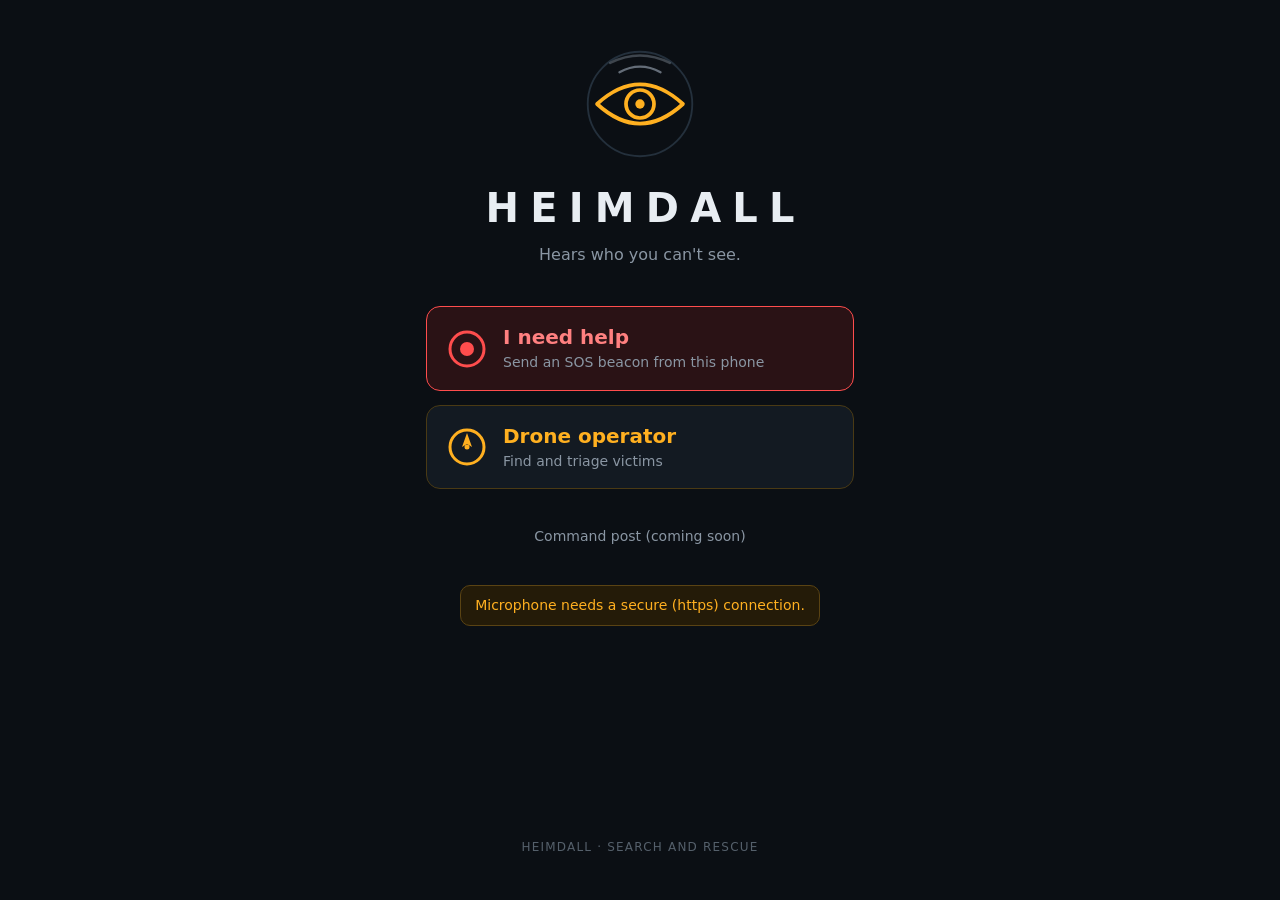
<file: web/index.html>
<!doctype html>
<html lang="en">
<head>
  <meta charset="utf-8">
  <meta name="viewport" content="width=device-width, initial-scale=1, viewport-fit=cover">
  <meta name="theme-color" content="#0b0f14">
  <title>HEIMDALL</title>
  <link rel="icon" href="data:,">
  <link rel="stylesheet" href="css/heimdall.css">
</head>
<body>
  <main class="picker">
    <!-- Abstract mark: a watchful eye made of concentric listening arcs -->
    <svg class="mark" viewBox="0 0 120 120" aria-hidden="true">
      <circle cx="60" cy="60" r="56" fill="none" stroke="#24303c" stroke-width="2"/>
      <path d="M14 60 Q60 18 106 60 Q60 102 14 60 Z" fill="none" stroke="#ffb020" stroke-width="4" stroke-linejoin="round"/>
      <circle cx="60" cy="60" r="15" fill="none" stroke="#ffb020" stroke-width="4"/>
      <circle cx="60" cy="60" r="5" fill="#ffb020"/>
      <path d="M38 26 Q60 14 82 26" fill="none" stroke="#8a96a3" stroke-width="2.5" stroke-linecap="round" opacity="0.7"/>
      <path d="M28 16 Q60 0 92 16" fill="none" stroke="#8a96a3" stroke-width="2.5" stroke-linecap="round" opacity="0.4"/>
    </svg>
    <h1 class="wordmark">HEIMDALL</h1>
    <p class="tagline">Hears who you can't see.</p>

    <a class="role-btn help" href="victim.html">
      <svg width="40" height="40" viewBox="0 0 40 40" aria-hidden="true">
        <circle cx="20" cy="20" r="17" fill="none" stroke="#ff4d4d" stroke-width="3"/>
        <circle cx="20" cy="20" r="7" fill="#ff4d4d"/>
      </svg>
      <div><strong>I need help</strong><span>Send an SOS beacon from this phone</span></div>
    </a>
    <a class="role-btn op" href="operator.html">
      <svg width="40" height="40" viewBox="0 0 40 40" aria-hidden="true">
        <circle cx="20" cy="20" r="17" fill="none" stroke="#ffb020" stroke-width="3"/>
        <path d="M20 6 L25 20 L20 17 L15 20 Z" fill="#ffb020"/>
        <circle cx="20" cy="20" r="2.5" fill="#ffb020"/>
      </svg>
      <div><strong>Drone operator</strong><span>Find and triage victims</span></div>
    </a>
    <a class="coming" href="#" aria-disabled="true" onclick="return false">Command post (coming soon)</a>

    <p class="warn hidden" id="secure-warn">Microphone needs a secure (https) connection.</p>
    <p class="foot">HEIMDALL · SEARCH AND RESCUE</p>
  </main>
  <script>
    if (location.protocol !== 'https:' && location.protocol !== 'file:') {
      document.getElementById('secure-warn').classList.remove('hidden');
    }
  </script>
</body>
</html>
</file>
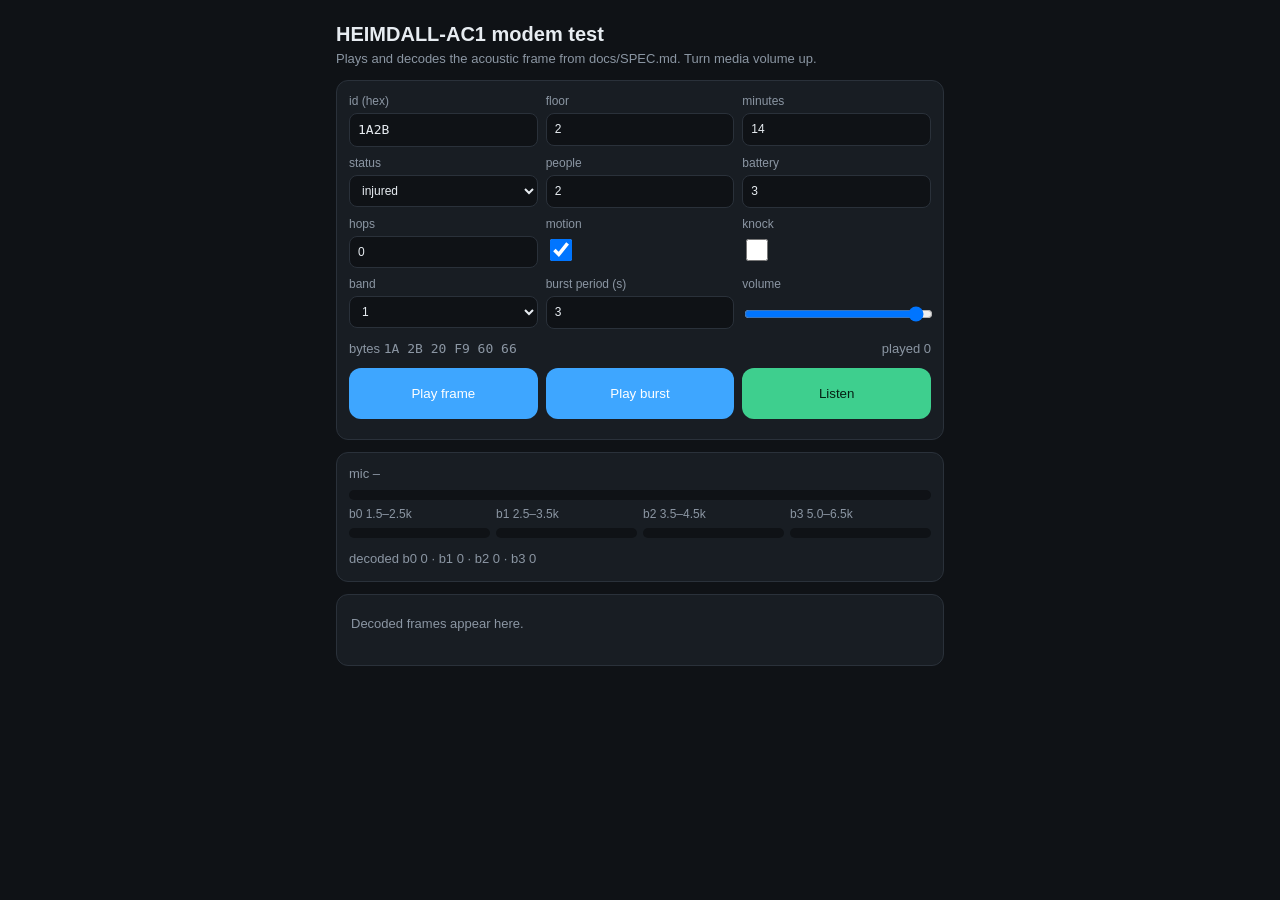
<file: web/modem_test.html>
<!doctype html>
<html lang="en">
<head>
<meta charset="utf-8">
<meta name="viewport" content="width=device-width, initial-scale=1">
<title>Heimdall Modem Test</title>
<style>
  :root {
    --bg: #0f1216; --panel: #181d23; --line: #2a313a; --text: #e7ecf1; --muted: #8b96a3;
    --accent: #3ea6ff; --ok: #3ecf8e; --warn: #f5a524; --bad: #ff5d5d;
  }
  * { box-sizing: border-box; }
  body { margin: 0; background: var(--bg); color: var(--text);
         font: 16px/1.4 -apple-system, BlinkMacSystemFont, "Segoe UI", Roboto, sans-serif; }
  main { max-width: 640px; margin: 0 auto; padding: 16px; }
  h1 { font-size: 20px; margin: 4px 0 2px; }
  .sub { color: var(--muted); font-size: 13px; margin-bottom: 12px; }
  section { background: var(--panel); border: 1px solid var(--line); border-radius: 12px; padding: 12px; margin-bottom: 12px; }
  .grid { display: grid; grid-template-columns: repeat(3, 1fr); gap: 8px; }
  label { display: flex; flex-direction: column; font-size: 12px; color: var(--muted); gap: 3px; }
  input, select { font: inherit; color: var(--text); background: var(--bg); border: 1px solid var(--line);
                  border-radius: 8px; padding: 7px 8px; width: 100%; min-width: 0; }
  input[type=checkbox] { width: 22px; height: 22px; }
  .btns { display: grid; grid-template-columns: 1fr 1fr 1fr; gap: 8px; margin-top: 10px; }
  button { font: 600 17px/1.2 inherit; font-family: inherit; color: #fff; background: var(--accent); border: 0;
           border-radius: 12px; padding: 18px 8px; cursor: pointer; touch-action: manipulation; }
  button.on { background: var(--bad); }
  button.listen { background: var(--ok); color: #062014; }
  button.listen.on { background: var(--bad); color: #fff; }
  .mono { font-family: ui-monospace, SFMono-Regular, Menlo, monospace; font-size: 13px; }
  .row { display: flex; justify-content: space-between; gap: 8px; flex-wrap: wrap; font-size: 13px; color: var(--muted); }
  .meter { height: 10px; background: var(--bg); border-radius: 5px; overflow: hidden; margin: 6px 0; }
  .meter > div { height: 100%; width: 0; background: var(--ok); transition: width .1s; }
  .bands { display: grid; grid-template-columns: repeat(4, 1fr); gap: 6px; font-size: 12px; color: var(--muted); }
  .bands .meter > div { background: var(--accent); }
  .bands .meter.hit > div { background: var(--warn); }
  #frames { list-style: none; margin: 0; padding: 0; max-height: 50vh; overflow-y: auto; }
  #frames li { border-top: 1px solid var(--line); padding: 8px 2px; }
  #frames li:first-child { border-top: 0; }
  #frames b { color: var(--ok); }
  .warn { color: var(--warn); font-size: 13px; }
  .err { color: var(--bad); font-size: 13px; }
  @media (max-width: 420px) { .grid { grid-template-columns: repeat(2, 1fr); } button { font-size: 15px; } }
</style>
</head>
<body>
<main>
  <h1>HEIMDALL-AC1 modem test</h1>
  <div class="sub">Plays and decodes the acoustic frame from docs/SPEC.md. Turn media volume up.</div>

  <section>
    <div class="grid">
      <label>id (hex)<input id="f-id" value="1A2B" maxlength="4" class="mono"></label>
      <label>floor<input id="f-floor" value="2" placeholder="blank = unknown"></label>
      <label>minutes<input id="f-minutes" type="number" value="14" min="0" max="126"></label>
      <label>status<select id="f-status">
        <option>no_response</option><option>ok</option><option selected>injured</option><option>critical</option>
      </select></label>
      <label>people<input id="f-people" type="number" value="2" min="0" max="7"></label>
      <label>battery<input id="f-battery" type="number" value="3" min="0" max="3"></label>
      <label>hops<input id="f-hops" type="number" value="0" min="0" max="3"></label>
      <label>motion<input id="f-motion" type="checkbox" checked></label>
      <label>knock<input id="f-knock" type="checkbox"></label>
      <label>band<select id="band"><option>0</option><option selected>1</option><option>2</option><option>3</option></select></label>
      <label>burst period (s)<input id="period" type="number" value="3" min="2.2" step="0.1"></label>
      <label>volume<input id="vol" type="range" min="0.05" max="1" step="0.05" value="1"></label>
    </div>
    <div class="row" style="margin-top:8px"><span>bytes <span id="hex" class="mono"></span></span><span id="played">played 0</span></div>
    <div class="btns">
      <button id="play">Play frame</button>
      <button id="burst">Play burst</button>
      <button id="listen" class="listen">Listen</button>
    </div>
    <div id="msg" class="warn" style="margin-top:8px"></div>
  </section>

  <section>
    <div class="row"><span>mic <span id="lvl">–</span></span><span id="rate"></span><span id="cpu"></span></div>
    <div class="meter"><div id="lvlbar"></div></div>
    <div class="bands">
      <div>b0 1.5–2.5k<div class="meter" id="m0"><div></div></div></div>
      <div>b1 2.5–3.5k<div class="meter" id="m1"><div></div></div></div>
      <div>b2 3.5–4.5k<div class="meter" id="m2"><div></div></div></div>
      <div>b3 5.0–6.5k<div class="meter" id="m3"><div></div></div></div>
    </div>
    <div class="row" style="margin-top:6px"><span id="counts">decoded b0 0 · b1 0 · b2 0 · b3 0</span><span id="cands"></span></div>
  </section>

  <section>
    <ul id="frames"><li class="sub">Decoded frames appear here.</li></ul>
  </section>
</main>

<script src="js/heimdall-modem.js"></script>
<script>
(function () {
  'use strict';
  var HM = window.HeimdallModem;
  var $ = function (id) { return document.getElementById(id); };
  var ctx = null, burstTimer = null, played = 0, nextAt = 0;
  var listening = null, counts = [0, 0, 0, 0];

  function msg(text, cls) { $('msg').textContent = text || ''; $('msg').className = cls || 'warn'; }

  function fields() {
    var fl = $('f-floor').value.trim();
    return {
      id: $('f-id').value.trim().toUpperCase() || '0000',
      floor: fl === '' || fl === '?' ? null : parseInt(fl, 10),
      minutes: parseInt($('f-minutes').value, 10) || 0,
      motion: $('f-motion').checked, status: $('f-status').value,
      people: parseInt($('f-people').value, 10) || 0, battery: parseInt($('f-battery').value, 10) || 0,
      hops: parseInt($('f-hops').value, 10) || 0, knock: $('f-knock').checked
    };
  }

  function frameBytes() {
    try { var b = HM.pack(fields()); $('hex').textContent = HM.toHex(b).replace(/(..)/g, '$1 ').trim(); return b; }
    catch (e) { $('hex').textContent = '–'; msg(e.message, 'err'); return null; }
  }
  Array.prototype.forEach.call(document.querySelectorAll('input,select'), function (el) {
    el.addEventListener('input', function () { msg(''); frameBytes(); });
  });
  frameBytes();

  function audio() {
    if (!ctx) {
      var AC = window.AudioContext || window.webkitAudioContext;
      ctx = new AC({ latencyHint: 'interactive' });
    }
    if (ctx.state !== 'running') ctx.resume();
    return ctx;
  }

  var bufCache = {};
  function playAt(when) {
    var b = frameBytes();
    if (!b) return false;
    var c = audio(), band = parseInt($('band').value, 10);
    var key = HM.toHex(b) + '/' + band + '/' + c.sampleRate, buf = bufCache[key];
    if (!buf) {
      var x = HM.synth(b, band, c.sampleRate);
      buf = c.createBuffer(1, x.length, c.sampleRate);
      buf.copyToChannel ? buf.copyToChannel(x, 0) : buf.getChannelData(0).set(x);
      bufCache = {}; bufCache[key] = buf;
    }
    var src = c.createBufferSource(), g = c.createGain();
    g.gain.value = parseFloat($('vol').value);
    src.buffer = buf; src.connect(g); g.connect(c.destination);
    src.start(Math.max(when, c.currentTime + 0.05));
    played++;
    $('played').textContent = 'played ' + played + ' (band ' + band + ')';
    return true;
  }

  $('play').onclick = function () { msg(''); playAt(0); };

  $('burst').onclick = function () {
    if (burstTimer) {
      clearInterval(burstTimer); burstTimer = null;
      $('burst').classList.remove('on'); $('burst').textContent = 'Play burst';
      return;
    }
    var c = audio();
    var period = Math.max(2.2, parseFloat($('period').value) || 3);
    nextAt = c.currentTime + 0.1;
    // schedule on the audio clock, 1 s ahead, so a busy UI thread can't stretch the period
    var tick = function () {
      while (nextAt < c.currentTime + 1.0) {
        if (!playAt(nextAt)) { $('burst').onclick(); return; }
        nextAt += Math.max(2.2, parseFloat($('period').value) || period);
      }
    };
    tick();
    burstTimer = setInterval(tick, 250);
    $('burst').classList.add('on'); $('burst').textContent = 'Stop burst';
  };

  // ---------------------------------------------------------------- listening
  // Mic -> AudioWorklet (copies 2048-sample chunks) -> MessageChannel -> Worker (decoder).
  // The main thread only draws. Fallback: ScriptProcessor + worker, then main-thread decode.
  var MODEM_URL = new URL('js/heimdall-modem.js', location.href).href;
  var WORKER_SRC =
    'importScripts(' + JSON.stringify(MODEM_URL) + ');\n' +
    'var dec, busy = 0, secs = 0, last = 0;\n' +
    'function handle(x) {\n' +
    '  var t0 = performance.now(), fr = dec.feed(x);\n' +
    '  busy += performance.now() - t0; secs += x.length / dec.fs;\n' +
    '  for (var i = 0; i < fr.length; i++) postMessage({ type: "frame", f: HeimdallModem.frameToJSON(fr[i]) });\n' +
    '  var now = performance.now();\n' +
    '  if (now - last > 150) { last = now;\n' +
    '    var oc = {}; dec.candidates.forEach(function (c) { oc[c.outcome] = (oc[c.outcome] || 0) + 1; });\n' +
    '    postMessage({ type: "stats", level: dec.level_db, ratio: dec.band_ratio_db, cpu: busy / 10 / Math.max(secs, 1e-9), cands: oc }); }\n' +
    '}\n' +
    'onmessage = function (e) {\n' +
    '  var d = e.data;\n' +
    '  if (d.type === "init") { dec = new HeimdallModem.Decoder(d.rate); if (d.port) d.port.onmessage = function (m) { handle(m.data); }; }\n' +
    '  else if (d.type === "audio") handle(d.x);\n' +
    '};\n';
  var WORKLET_SRC =
    'class Tap extends AudioWorkletProcessor {\n' +
    '  constructor() { super(); this.b = new Float32Array(2048); this.n = 0; this.out = null;\n' +
    '    this.port.onmessage = (e) => { if (e.data && e.data.port) this.out = e.data.port; }; }\n' +
    '  process(inputs) {\n' +
    '    var ch = inputs[0] && inputs[0][0];\n' +
    '    if (ch && this.out) for (var i = 0; i < ch.length; i++) {\n' +
    '      this.b[this.n++] = ch[i];\n' +
    '      if (this.n === 2048) { this.out.postMessage(this.b, [this.b.buffer]); this.b = new Float32Array(2048); this.n = 0; }\n' +
    '    }\n' +
    '    return true;\n' +
    '  }\n' +
    '}\n' +
    'registerProcessor("heimdall-tap", Tap);\n';

  function blobURL(src, type) { return URL.createObjectURL(new Blob([src], { type: type })); }

  function onDecoderMessage(d) {
    if (d.type === 'frame') return addFrame(d.f);
    if (d.type !== 'stats') return;
    $('lvl').textContent = d.level.toFixed(1) + ' dBFS';
    $('lvlbar').style.width = Math.max(0, Math.min(100, (d.level + 80) / 80 * 100)) + '%';
    for (var b = 0; b < 4; b++) {
      var r = d.ratio[b] || 0, m = $('m' + b);
      m.firstChild.style.width = Math.max(0, Math.min(100, r / 40 * 100)) + '%';
      m.classList.toggle('hit', r > 18.06);          // 20*log10(8): detection threshold
    }
    $('cpu').textContent = 'decoder ' + d.cpu.toFixed(1) + '% cpu';
    var parts = [];
    for (var k in d.cands) parts.push(k + ' ' + d.cands[k]);
    $('cands').textContent = parts.length ? 'detections: ' + parts.join(' · ') : '';
  }

  function addFrame(f) {
    counts[f.band]++;
    $('counts').textContent = 'decoded ' + counts.map(function (n, b) { return 'b' + b + ' ' + n; }).join(' · ');
    var ul = $('frames');
    if (ul.firstChild && ul.firstChild.className === 'sub') ul.innerHTML = '';
    var li = document.createElement('li');
    var t = new Date().toLocaleTimeString();
    li.innerHTML = '<b>' + f.id + '</b> · band ' + f.band + ' · SNR ' + f.snr_db.toFixed(1) + ' dB · q ' +
      f.quality.toFixed(2) + ' · ' + t + '<br><span class="mono">' + f.status + ', floor ' +
      (f.floor === null ? '?' : f.floor) + ', ' + f.minutes + ' min, people ' + f.people + ', batt ' + f.battery +
      ', hops ' + f.hops + (f.motion ? ', motion' : '') + (f.knock ? ', knock' : '') + ' · ' + f.raw + '</span>';
    ul.insertBefore(li, ul.firstChild);
    while (ul.children.length > 100) ul.removeChild(ul.lastChild);
  }

  async function startListening() {
    if (!window.isSecureContext) {
      msg('Listening needs HTTPS (or localhost). Playback works over plain http.', 'err');
      return;
    }
    var c = audio();
    var stream = await navigator.mediaDevices.getUserMedia({ audio: {
      echoCancellation: false, noiseSuppression: false, autoGainControl: false, channelCount: 1 } });
    var src = c.createMediaStreamSource(stream);
    var sink = c.createGain(); sink.gain.value = 0; sink.connect(c.destination);
    var L = { stream: stream, src: src, sink: sink, node: null, worker: null, dec: null };
    try {
      L.worker = new Worker(blobURL(WORKER_SRC, 'text/javascript'));
      L.worker.onmessage = function (e) { onDecoderMessage(e.data); };
    } catch (e) { L.worker = null; }
    var mode;
    if (L.worker && c.audioWorklet && window.MessageChannel) {
      await c.audioWorklet.addModule(blobURL(WORKLET_SRC, 'application/javascript'));
      var ch = new MessageChannel();
      L.node = new AudioWorkletNode(c, 'heimdall-tap', { numberOfInputs: 1, numberOfOutputs: 1, channelCount: 1 });
      L.worker.postMessage({ type: 'init', rate: c.sampleRate, port: ch.port2 }, [ch.port2]);
      L.node.port.postMessage({ port: ch.port1 }, [ch.port1]);
      mode = 'AudioWorklet → Worker';
    } else {
      L.node = c.createScriptProcessor(4096, 1, 1);
      if (L.worker) {
        L.worker.postMessage({ type: 'init', rate: c.sampleRate });
        L.node.onaudioprocess = function (e) {
          var x = new Float32Array(e.inputBuffer.getChannelData(0));
          L.worker.postMessage({ type: 'audio', x: x }, [x.buffer]);
        };
        mode = 'ScriptProcessor → Worker';
      } else {
        L.dec = new HM.Decoder(c.sampleRate);
        var last = 0;
        L.node.onaudioprocess = function (e) {
          var fr = L.dec.feed(e.inputBuffer.getChannelData(0));
          fr.forEach(function (f) { addFrame(HM.frameToJSON(f)); });
          if (performance.now() - last > 150) {
            last = performance.now();
            onDecoderMessage({ type: 'stats', level: L.dec.level_db, ratio: L.dec.band_ratio_db, cpu: 0, cands: {} });
          }
        };
        mode = 'main thread';
      }
    }
    src.connect(L.node); L.node.connect(sink);
    $('rate').textContent = c.sampleRate + ' Hz · ' + mode;
    return L;
  }

  function stopListening(L) {
    try { L.src.disconnect(); L.node.disconnect(); L.sink.disconnect(); } catch (e) {}
    L.stream.getTracks().forEach(function (t) { t.stop(); });
    if (L.worker) L.worker.terminate();
  }

  $('listen').onclick = function () {
    if (listening) {
      stopListening(listening); listening = null;
      $('listen').classList.remove('on'); $('listen').textContent = 'Listen';
      return;
    }
    msg('');
    startListening().then(function (L) {
      if (!L) return;
      listening = L;
      $('listen').classList.add('on'); $('listen').textContent = 'Stop listening';
    }).catch(function (e) { msg('Mic error: ' + e.message, 'err'); });
  };

  if (!window.isSecureContext) msg('Plain http: Play works, Listen needs HTTPS (https://10.42.0.1:8443/modem_test.html).');
})();
</script>
</body>
</html>
</file>
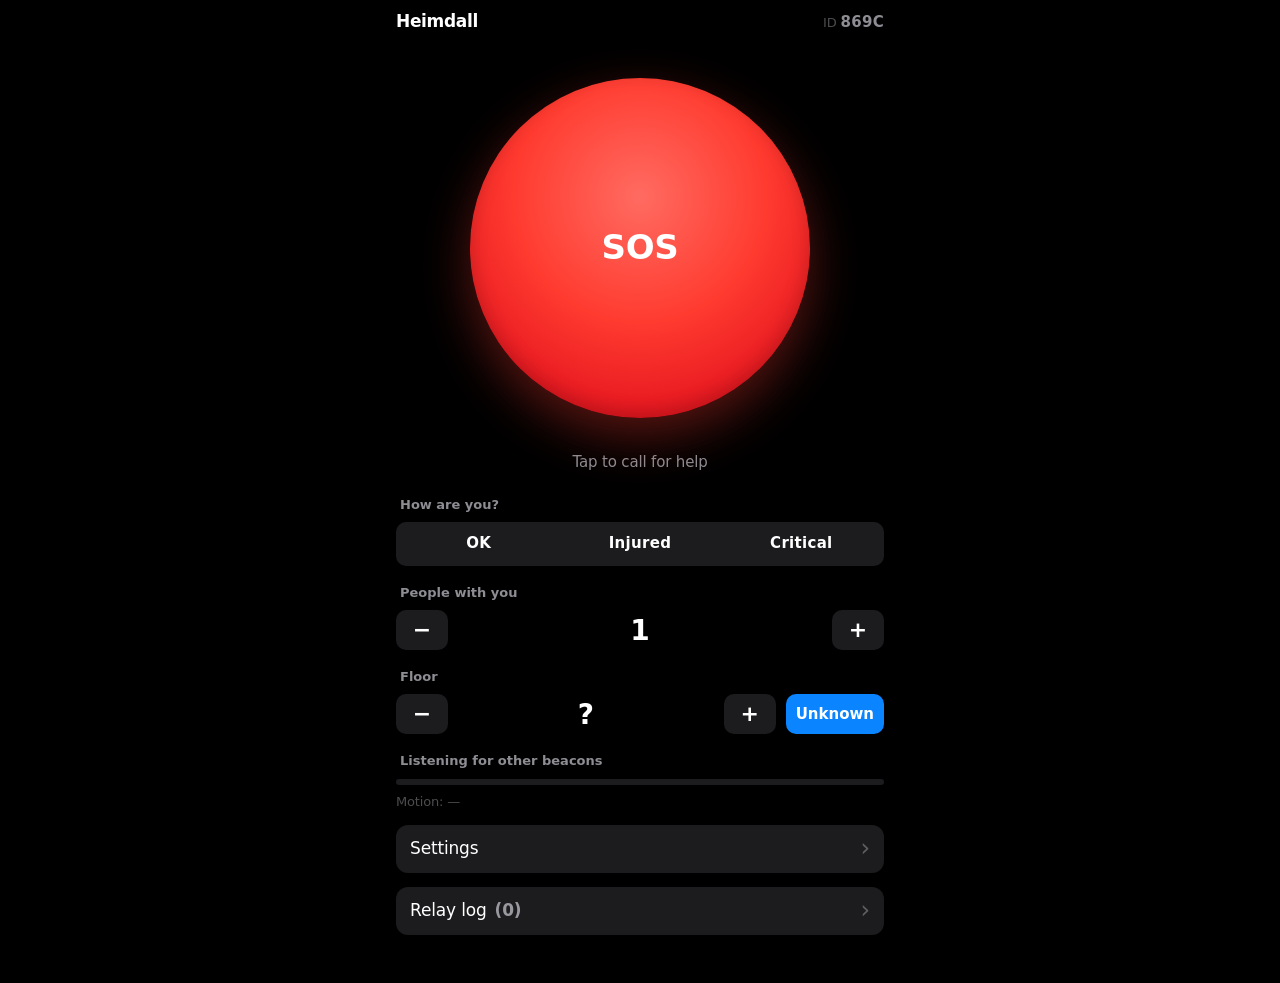
<file: web/victim.html>
<!doctype html>
<html lang="en">
<head>
  <meta charset="utf-8">
  <meta name="viewport" content="width=device-width, initial-scale=1, viewport-fit=cover">
  <meta name="theme-color" content="#000000">
  <title>HEIMDALL · SOS</title>
  <link rel="icon" href="data:,">
  <link rel="stylesheet" href="css/heimdall.css">
  <link rel="stylesheet" href="css/maps.css">
</head>
<body>
  <div class="knock-banner hidden" id="knock-banner" role="alert">
    Rescuers are near.<small>Tap 3 times on something hard.</small>
  </div>

  <div class="overlay hidden" id="fall-overlay" role="alertdialog" aria-labelledby="fall-title">
    <h2 id="fall-title">Fall detected</h2>
    <div>Sending SOS in</div>
    <div class="big" id="fall-sec">10</div>
    <div>seconds</div>
    <button type="button" class="btn" id="fall-cancel">Cancel</button>
  </div>

  <main class="vic">
    <header class="vic-head">
      <span class="brand">Heimdall</span>
      <span class="myid">ID <b id="my-id">----</b></span>
    </header>

    <div class="sos-wrap" id="sos-wrap">
      <span class="ring"></span><span class="ring"></span><span class="ring"></span>
      <button type="button" class="sos" id="sos" aria-pressed="false">SEND SOS</button>
    </div>
    <div class="beacon-line" id="beacon-line" aria-live="polite"></div>
    <div class="err hidden" id="err" role="alert"></div>

    <section class="vsec" aria-labelledby="h-status">
      <h2 id="h-status">How are you?</h2>
      <div class="status-row">
        <button type="button" class="stbtn" data-s="ok" aria-pressed="false">OK</button>
        <button type="button" class="stbtn" data-s="injured" aria-pressed="false">Injured</button>
        <button type="button" class="stbtn" data-s="critical" aria-pressed="false">Critical</button>
      </div>
    </section>

    <section class="vsec" aria-labelledby="h-people">
      <h2 id="h-people">People with you</h2>
      <div class="stepper">
        <button type="button" class="btn" id="people-minus" aria-label="Fewer people">&minus;</button>
        <span class="val" id="people-val">1</span>
        <button type="button" class="btn" id="people-plus" aria-label="More people">+</button>
      </div>
    </section>

    <section class="vsec" aria-labelledby="h-floor">
      <h2 id="h-floor">Floor</h2>
      <div class="stepper">
        <button type="button" class="btn" id="floor-minus" aria-label="Lower floor">&minus;</button>
        <span class="val" id="floor-val">?</span>
        <button type="button" class="btn" id="floor-plus" aria-label="Higher floor">+</button>
        <button type="button" class="btn unk" id="floor-unk">Unknown</button>
      </div>
      <p class="note">Phones can't read air pressure in the browser, so set your floor here.</p>
    </section>

    <section class="vsec">
      <p class="label">Listening for other beacons</p>
      <div class="meter"><i id="mic-meter"></i></div>
      <p class="note" id="motion-line">Motion: —</p>
    </section>

    <details class="fold" id="settings">
      <summary>Settings</summary>
      <div class="fold-body">
        <div class="toggle-row"><span>Relay other beacons<small>Repeat SOS calls this phone hears</small></span>
          <label class="switch"><input type="checkbox" id="set-relay" aria-label="Relay other beacons"><i></i></label></div>
        <div class="toggle-row"><span>Auto-SOS on fall<small>Start the SOS after a hard fall</small></span>
          <label class="switch"><input type="checkbox" id="set-fall" aria-label="Auto-SOS on fall"><i></i></label></div>
        <div class="toggle-row"><span>Demo speed<small>8-second bursts</small></span>
          <label class="switch"><input type="checkbox" id="set-demo" aria-label="Demo speed"><i></i></label></div>
        <div class="toggle-row"><span>Beacon ID<small>4 characters, 0-9 and A-F</small></span>
          <span class="id-edit"><input id="set-id" maxlength="4" autocomplete="off" spellcheck="false" aria-label="Beacon ID"><button type="button" class="btn" id="set-id-save">Save</button></span></div>
      </div>
    </details>

    <details class="fold" id="relay-fold">
      <summary>Relay log <span class="count" id="log-count">(0)</span></summary>
      <div class="fold-body">
        <ul class="log" id="log"></ul>
        <p class="log-empty" id="log-empty">Nothing heard yet.</p>
      </div>
    </details>
  </main>

  <script src="js/ui-victim.js"></script>
  <script>
    const MOCK = new URLSearchParams(location.search).has('mock') || location.protocol === 'file:';
    const files = MOCK ? ['js/mock.js'] : ['js/heimdall-modem.js', 'js/victim-logic.js'];
    for (const f of files) { const s = document.createElement('script'); s.src = f; s.async = false; document.body.appendChild(s); }
  </script>
</body>
</html>
</file>
<file: web/css/heimdall.css>
/* HEIMDALL — shared styles. Dark, night-ops theme. No web fonts, no external assets. */
:root {
  --bg: #0b0f14;
  --panel: #131a22;
  --panel-2: #18212b;
  --line: #24303c;
  --text: #e8edf2;
  --muted: #8a96a3;
  --accent: #ffb020;
  --critical: #ff4d4d;
  --injured: #ff8a3d;
  --noresp: #8aa4c8;
  --ok: #39d98a;
  --relayed: #a78bfa;
  --off: #55606b;
  --radius: 10px;
  --tap: 48px;
}

* { box-sizing: border-box; }
html, body { margin: 0; padding: 0; }
body {
  background: var(--bg);
  color: var(--text);
  font-family: system-ui, -apple-system, "Segoe UI", Roboto, sans-serif;
  font-size: 16px;
  line-height: 1.4;
  -webkit-font-smoothing: antialiased;
  -webkit-tap-highlight-color: transparent;
  min-height: 100vh;
  overflow-x: hidden;
}
.num, .tabular { font-variant-numeric: tabular-nums; }
button, input, select { font: inherit; color: inherit; }
button { cursor: pointer; }
a { color: var(--accent); }
.muted { color: var(--muted); }
.hidden { display: none !important; }
:focus-visible { outline: 2px solid var(--accent); outline-offset: 2px; }

.panel {
  background: var(--panel);
  border: 1px solid var(--line);
  border-radius: var(--radius);
  padding: 14px;
}
.label {
  font-size: 12px;
  letter-spacing: 0.12em;
  text-transform: uppercase;
  color: var(--muted);
  margin: 0 0 8px;
  font-weight: 600;
}
.btn {
  min-height: var(--tap);
  min-width: var(--tap);
  padding: 0 18px;
  border-radius: var(--radius);
  border: 1px solid var(--line);
  background: var(--panel-2);
  font-weight: 600;
  letter-spacing: 0.02em;
}
.btn:active { transform: translateY(1px); }
.btn.on { background: var(--accent); color: #111; border-color: var(--accent); }

/* ---------- Role picker ---------- */
.picker {
  max-width: 460px;
  margin: 0 auto;
  padding: 48px 16px 32px;
  min-height: 100vh;
  display: flex;
  flex-direction: column;
  align-items: center;
  text-align: center;
}
.picker .mark { width: 112px; height: 112px; margin-bottom: 20px; }
.wordmark {
  font-size: 40px;
  font-weight: 800;
  letter-spacing: 0.28em;
  margin: 0;
  padding-left: 0.28em; /* optically center tracked text */
}
.tagline { color: var(--muted); margin: 8px 0 40px; font-size: 16px; }
.role-btn {
  display: flex;
  align-items: center;
  gap: 16px;
  width: 100%;
  min-height: 84px;
  padding: 16px 20px;
  margin-bottom: 14px;
  border-radius: 14px;
  border: 1px solid var(--line);
  background: var(--panel);
  text-decoration: none;
  color: var(--text);
  text-align: left;
}
.role-btn:active { transform: translateY(1px); }
.role-btn svg { flex: 0 0 auto; }
.role-btn strong { display: block; font-size: 20px; }
.role-btn span { color: var(--muted); font-size: 14px; }
.role-btn.help { border-color: var(--critical); background: #2a1215; }
.role-btn.help strong { color: #ff8080; }
.role-btn.op { border-color: #4a3a14; }
.role-btn.op strong { color: var(--accent); }
.coming { margin-top: 10px; color: var(--muted); font-size: 14px; text-decoration: none; padding: 14px; }
.warn {
  margin-top: 24px;
  padding: 10px 14px;
  border-radius: var(--radius);
  border: 1px solid #5a4313;
  background: #241b08;
  color: var(--accent);
  font-size: 14px;
}
.foot { margin-top: auto; padding-top: 32px; font-size: 12px; color: var(--off); letter-spacing: 0.1em; }

/* ---------- Status chips ---------- */
.chip {
  display: inline-flex;
  align-items: center;
  gap: 6px;
  padding: 3px 10px;
  border-radius: 999px;
  font-size: 12px;
  font-weight: 700;
  letter-spacing: 0.06em;
  text-transform: uppercase;
  border: 1px solid currentColor;
  white-space: nowrap;
}
.s-critical { color: var(--critical); }
.s-injured { color: var(--injured); }
.s-no_response { color: var(--noresp); }
.s-ok { color: var(--ok); }
.relay { color: var(--relayed); }

/* ---------- Operator ---------- */
.op-top {
  position: sticky;
  top: 0;
  z-index: 10;
  background: var(--bg);
  border-bottom: 1px solid var(--line);
  padding: 10px 16px;
  display: flex;
  flex-wrap: wrap;
  align-items: center;
  gap: 8px 12px;
}
.op-title { font-weight: 800; letter-spacing: 0.16em; font-size: 15px; margin-right: auto; }
.op-title span { color: var(--muted); font-weight: 600; letter-spacing: 0.04em; }
.pill {
  display: inline-flex; align-items: center; gap: 6px;
  padding: 4px 10px; border-radius: 999px; font-size: 12px; font-weight: 700;
  letter-spacing: 0.08em; text-transform: uppercase; border: 1px solid var(--line);
  background: var(--panel);
}
.pill::before { content: ""; width: 8px; height: 8px; border-radius: 50%; background: currentColor; }
.pill.live { color: var(--ok); }
.pill.mock { color: var(--accent); }
.pill.lost { color: var(--critical); animation: blink 1s steps(2) infinite; }
.pill.connecting { color: var(--noresp); }
.topchip { font-size: 13px; color: var(--muted); white-space: nowrap; }
.topchip b { color: var(--text); font-weight: 600; }
.compass { display: inline-flex; align-items: center; gap: 6px; }
.compass svg { width: 22px; height: 22px; }
.mode-toggle { display: inline-flex; border: 1px solid var(--line); border-radius: var(--radius); overflow: hidden; }
.mode-toggle button {
  min-height: 40px; min-width: 64px; padding: 0 12px; border: 0; background: var(--panel);
  font-size: 13px; font-weight: 700; letter-spacing: 0.08em; color: var(--muted);
}
.mode-toggle button.on { background: var(--accent); color: #111; }
.health { display: inline-flex; flex-wrap: wrap; gap: 4px 8px; align-items: center; max-width: 100%; }
.hdot { display: inline-flex; align-items: center; gap: 4px; font-size: 11px; color: var(--muted); text-transform: uppercase; letter-spacing: 0.06em; }
.hdot i { width: 9px; height: 9px; border-radius: 50%; background: var(--off); display: inline-block; }
.hdot.ok i { background: var(--ok); }
.hdot.error i { background: var(--critical); box-shadow: 0 0 6px var(--critical); }

.op-main {
  padding: 12px 16px 32px;
  display: grid;
  gap: 12px;
  grid-template-columns: minmax(0, 1fr);
  max-width: 1400px;
  margin: 0 auto;
}
.op-col { display: grid; gap: 12px; align-content: start; min-width: 0; }
@media (min-width: 900px) {
  .op-main { grid-template-columns: minmax(0, 1.1fr) minmax(0, 1fr); }
}
/* Stage layout (laptop on the projector): thermal | direction | triage side by side, no scrolling at 1280x720. */
@media (min-width: 1100px) {
  .op-main {
    grid-template-columns: minmax(0, 1fr) minmax(0, 1fr) minmax(0, 1.15fr);
    grid-template-areas: "thermal dial queue" "sensors dial queue" "aim dial queue";
    align-items: start;
  }
  .op-col { display: contents; }
  .op-main > .op-col > section[aria-label="Thermal view"] { grid-area: thermal; }
  .op-main > .op-col > .dial-panel { grid-area: dial; }
  .op-main > .op-col > section[aria-label="Triage queue"] { grid-area: queue; }
  .op-main > .op-col > #sensors-panel { grid-area: sensors; }
  .op-main > .op-col > #aim { grid-area: aim; }
  .op-main .sensors { grid-template-columns: repeat(3, minmax(0, 1fr)); }
  .op-main .scard .sbig { font-size: 17px; white-space: nowrap; }
  .op-main .instr { font-size: clamp(28px, 2.6vw, 44px); white-space: nowrap; }
}

.thermal-wrap {
  position: relative;
  width: 100%;
  aspect-ratio: 4 / 3;
  background: #000;
  border-radius: var(--radius);
  overflow: hidden;
  border: 1px solid var(--line);
}
.thermal-wrap > canvas, .thermal-wrap > img {
  /* fill (not cover) so normalized hotspot boxes line up with the image */
  position: absolute; inset: 0; width: 100%; height: 100%; object-fit: fill; display: block;
}
.thermal-tag {
  position: absolute; padding: 3px 8px; font-size: 12px; font-weight: 700;
  background: rgba(0, 0, 0, 0.6); border-radius: 6px; letter-spacing: 0.04em;
  font-variant-numeric: tabular-nums;
}
.thermal-tag.tl { top: 8px; left: 8px; color: var(--accent); }
.thermal-tag.tr { top: 8px; right: 8px; }
.thermal-tag.bl { bottom: 8px; left: 8px; color: var(--muted); }

.dial-panel { text-align: center; }
.dial { width: 100%; max-width: 340px; aspect-ratio: 1; margin: 0 auto; display: block; }
.instr {
  font-size: clamp(30px, 9vw, 44px);
  font-weight: 800;
  letter-spacing: 0.04em;
  margin: 8px 0 2px;
  color: var(--accent);
  font-variant-numeric: tabular-nums;
}
.instr.idle { color: var(--muted); font-size: 22px; }
.instr-sub { color: var(--muted); font-size: 14px; font-variant-numeric: tabular-nums; }
.instr-note { font-size: 13px; margin-top: 6px; }
.instr-note.relay { color: var(--relayed); }
.target-name { font-size: 13px; color: var(--muted); letter-spacing: 0.08em; text-transform: uppercase; margin-bottom: 2px; }
.target-name b { color: var(--text); }

.queue { display: grid; gap: 8px; }
.queue-empty { color: var(--muted); font-size: 14px; padding: 8px 0; }
.vcard {
  display: block; width: 100%; text-align: left;
  background: var(--panel-2); border: 1px solid var(--line); border-radius: var(--radius);
  padding: 12px; min-height: var(--tap); border-left-width: 4px;
}
.vcard.sel { outline: 2px solid var(--accent); outline-offset: -1px; }
.vcard.bl-critical { border-left-color: var(--critical); }
.vcard.bl-injured { border-left-color: var(--injured); }
.vcard.bl-no_response { border-left-color: var(--noresp); }
.vcard.bl-ok { border-left-color: var(--ok); }
.vcard.stopped { border-color: var(--critical); animation: pulse 1.2s ease-in-out infinite; }
.vrow { display: flex; align-items: center; gap: 8px; flex-wrap: wrap; }
.vrow + .vrow { margin-top: 6px; }
.vid { font-size: 20px; font-weight: 800; letter-spacing: 0.08em; font-variant-numeric: tabular-nums; }
.vbear { margin-left: auto; font-size: 18px; font-weight: 700; font-variant-numeric: tabular-nums; }
.vmeta { font-size: 13px; color: var(--muted); font-variant-numeric: tabular-nums; }
.vmeta b { color: var(--text); font-weight: 600; }
.badge {
  font-size: 11px; font-weight: 700; letter-spacing: 0.08em; text-transform: uppercase;
  padding: 2px 8px; border-radius: 4px; background: #222b35; color: var(--text);
}
.badge.relay { background: #2a2140; color: var(--relayed); }
.badge.knock { background: #3a2b0d; color: var(--accent); }
.badge.stop { background: var(--critical); color: #fff; }
.badge.unconf { background: transparent; color: var(--muted); border: 1px solid var(--line); }
.vcard.unconf { opacity: 0.6; }
.vcard.unconf.sel { opacity: 0.85; }
.vmeta.nofix { color: var(--relayed); }
.battery { display: inline-flex; gap: 2px; align-items: center; }
.battery i { width: 5px; height: 11px; border-radius: 1px; background: #2c3742; display: inline-block; }
.battery i.f { background: var(--ok); }
.battery.low i.f { background: var(--critical); }
.moveicon { display: inline-flex; align-items: center; gap: 4px; }

.sensors { display: grid; grid-template-columns: repeat(2, minmax(0, 1fr)); gap: 8px; }
.scard { background: var(--panel-2); border: 1px solid var(--line); border-radius: var(--radius); padding: 10px 12px; min-width: 0; }
.scard .label { margin-bottom: 4px; }
.sbig { font-size: 20px; font-weight: 700; font-variant-numeric: tabular-nums; }
.sline { font-size: 13px; color: var(--muted); font-variant-numeric: tabular-nums; overflow-wrap: anywhere; }
.sline b { color: var(--text); font-weight: 600; }
.noisebars { display: flex; gap: 6px; align-items: flex-end; height: 42px; margin: 4px 0; }
.noisebars div { flex: 1; background: #24303c; border-radius: 2px; position: relative; height: 100%; }
.noisebars div i { position: absolute; left: 0; right: 0; bottom: 0; background: var(--noresp); border-radius: 2px; transition: height 0.3s; }
.quiet-badge { display: inline-block; margin-top: 2px; }

.aim .row { display: flex; align-items: center; gap: 12px; margin: 8px 0; }
.aim .row label { width: 44px; color: var(--muted); font-size: 13px; text-transform: uppercase; letter-spacing: 0.08em; }
.aim .row output { width: 56px; text-align: right; font-variant-numeric: tabular-nums; font-weight: 700; }
input[type="range"] { flex: 1; height: var(--tap); accent-color: var(--accent); }

.toast {
  position: fixed; left: 50%; bottom: 20px; transform: translateX(-50%) translateY(20px);
  background: var(--panel); border: 1px solid var(--accent); color: var(--text);
  padding: 10px 16px; border-radius: var(--radius); font-size: 14px; opacity: 0;
  transition: opacity 0.2s, transform 0.2s; pointer-events: none; z-index: 50; max-width: calc(100vw - 32px);
}
.toast.show { opacity: 1; transform: translateX(-50%) translateY(0); }

/* ---------- Victim ---------- */
.vic { max-width: 520px; margin: 0 auto; padding: 16px 16px 48px; }
.vic-head { display: flex; justify-content: space-between; align-items: baseline; gap: 12px; flex-wrap: wrap; }
.vic-head .brand { font-weight: 800; letter-spacing: 0.24em; font-size: 18px; }
.vic-head .myid { color: var(--muted); font-size: 15px; }
.vic-head .myid b { color: var(--text); font-size: 22px; letter-spacing: 0.1em; font-variant-numeric: tabular-nums; }

.sos-wrap { position: relative; width: 70vw; max-width: 340px; aspect-ratio: 1; margin: 44px auto 34px; }
.sos {
  position: absolute; inset: 0; border-radius: 50%; border: 0;
  background: radial-gradient(circle at 50% 40%, #ff5a5a, #c81e1e 70%);
  color: #fff; font-size: clamp(28px, 9vw, 40px); font-weight: 900; letter-spacing: 0.06em;
  box-shadow: 0 0 0 6px #3a1214, 0 10px 40px rgba(255, 60, 60, 0.25);
  z-index: 2; line-height: 1.1; padding: 12px;
}
.sos small { display: block; font-size: 0.42em; font-weight: 600; letter-spacing: 0.04em; margin-top: 6px; opacity: 0.9; }
.sos:active { transform: scale(0.98); }
.ring {
  position: absolute; inset: 0; border-radius: 50%; border: 3px solid var(--critical);
  opacity: 0; z-index: 1; pointer-events: none;
}
.sos-wrap.active .ring { animation: ring 2.4s ease-out infinite; }
.sos-wrap.active .ring:nth-child(2) { animation-delay: 0.8s; }
.sos-wrap.active .ring:nth-child(3) { animation-delay: 1.6s; }
.beacon-line { text-align: center; font-size: 17px; min-height: 26px; font-variant-numeric: tabular-nums; }
.beacon-line b { color: var(--accent); }
.beacon-idle { text-align: center; color: var(--muted); font-size: 15px; }

.vsec { margin-top: 18px; }
.vsec h2 { font-size: 20px; margin: 0 0 10px; }
.status-row { display: grid; grid-template-columns: repeat(3, 1fr); gap: 8px; }
.stbtn {
  min-height: 64px; border-radius: 12px; border: 2px solid var(--line); background: var(--panel);
  font-size: 19px; font-weight: 800; letter-spacing: 0.02em;
}
.stbtn[data-s="ok"].on { background: var(--ok); border-color: var(--ok); color: #062214; }
.stbtn[data-s="injured"].on { background: var(--injured); border-color: var(--injured); color: #2a1000; }
.stbtn[data-s="critical"].on { background: var(--critical); border-color: var(--critical); color: #fff; }
.stepper { display: flex; align-items: center; gap: 10px; }
.stepper .btn { min-width: 64px; min-height: 64px; font-size: 28px; padding: 0; }
.stepper .val { flex: 1; text-align: center; font-size: 34px; font-weight: 800; font-variant-numeric: tabular-nums; }
.stepper .btn.unk { font-size: 15px; min-width: 92px; padding: 0 10px; }
.note { font-size: 13px; color: var(--muted); margin: 8px 0 0; }

.meter { height: 10px; background: #1d2630; border-radius: 5px; overflow: hidden; }
.meter i { display: block; height: 100%; width: 0; background: var(--noresp); transition: width 0.12s linear; }

details.fold { margin-top: 14px; background: var(--panel); border: 1px solid var(--line); border-radius: var(--radius); }
details.fold > summary {
  min-height: var(--tap); display: flex; align-items: center; padding: 0 14px; font-weight: 700;
  cursor: pointer; list-style: none; gap: 8px;
}
details.fold > summary::-webkit-details-marker { display: none; }
details.fold > summary::after { content: "+"; margin-left: auto; color: var(--muted); font-size: 22px; }
details.fold[open] > summary::after { content: "\2212"; }
details.fold .fold-body { padding: 0 14px 14px; }
.count { color: var(--muted); font-weight: 600; font-variant-numeric: tabular-nums; }
.toggle-row { display: flex; align-items: center; justify-content: space-between; gap: 12px; min-height: 56px; border-top: 1px solid var(--line); }
.toggle-row:first-child { border-top: 0; }
.toggle-row span small { display: block; color: var(--muted); font-size: 13px; }
.switch { position: relative; width: 56px; height: 32px; flex: 0 0 auto; }
.switch input { opacity: 0; width: 100%; height: 100%; margin: 0; position: absolute; cursor: pointer; z-index: 1; }
.switch i { position: absolute; inset: 0; border-radius: 16px; background: #2c3742; transition: background 0.15s; }
.switch i::after { content: ""; position: absolute; top: 3px; left: 3px; width: 26px; height: 26px; border-radius: 50%; background: #fff; transition: transform 0.15s; }
.switch input:checked + i { background: var(--ok); }
.switch input:checked + i::after { transform: translateX(24px); }
.id-edit { display: flex; gap: 8px; }
.id-edit input {
  width: 110px; min-height: var(--tap); padding: 0 12px; border-radius: var(--radius); border: 1px solid var(--line);
  background: var(--bg); font-size: 20px; letter-spacing: 0.1em; text-transform: uppercase; font-variant-numeric: tabular-nums;
}
.log { list-style: none; margin: 0; padding: 0; max-height: 300px; overflow-y: auto; }
.log li { display: flex; gap: 10px; padding: 8px 0; border-top: 1px solid var(--line); font-size: 15px; }
.log li:first-child { border-top: 0; }
.log time { color: var(--muted); font-variant-numeric: tabular-nums; flex: 0 0 auto; }
.log .relay { font-weight: 600; }
.log-empty { color: var(--muted); font-size: 14px; }

.knock-banner {
  position: fixed; top: 0; left: 0; right: 0; z-index: 40;
  background: var(--accent); color: #111; padding: 22px 16px;
  font-size: clamp(22px, 6vw, 30px); font-weight: 800; text-align: center; line-height: 1.2;
  box-shadow: 0 6px 30px rgba(0, 0, 0, 0.6); animation: flash 1s ease-in-out infinite alternate;
}
.knock-banner small { display: block; font-size: 0.6em; font-weight: 600; margin-top: 4px; }
.overlay {
  position: fixed; inset: 0; z-index: 60; background: #2a0709;
  display: flex; flex-direction: column; align-items: center; justify-content: center;
  padding: 24px 16px; text-align: center; gap: 16px;
}
.overlay h2 { font-size: clamp(26px, 7vw, 38px); margin: 0; }
.overlay .big { font-size: clamp(90px, 30vw, 160px); font-weight: 900; line-height: 1; color: var(--critical); font-variant-numeric: tabular-nums; }
.overlay .btn { min-height: 80px; width: 100%; max-width: 360px; font-size: 28px; background: #fff; color: #111; border: 0; border-radius: 16px; }
.err {
  margin-top: 12px; padding: 12px 14px; border-radius: var(--radius); background: #2a1215;
  border: 1px solid var(--critical); color: #ffb3b3; font-size: 15px;
}

@keyframes ring { 0% { transform: scale(1); opacity: 0.8; } 100% { transform: scale(1.32); opacity: 0; } }
@keyframes pulse { 0%, 100% { box-shadow: 0 0 0 0 rgba(255, 77, 77, 0.0); } 50% { box-shadow: 0 0 0 4px rgba(255, 77, 77, 0.55); } }
@keyframes blink { 50% { opacity: 0.4; } }
@keyframes flash { from { filter: brightness(1); } to { filter: brightness(1.15); } }
@media (prefers-reduced-motion: reduce) {
  *, *::before, *::after { animation-duration: 0.01ms !important; animation-iteration-count: 1 !important; transition: none !important; }
}
</file>
<file: web/css/maps.css>
/* HEIMDALL "Maps" look: loaded after heimdall.css on the operator and victim pages.
   Apple Maps dark mode: black map, floating translucent cards, system colors, few labels.
   Remove this one <link> to get the old look back. */
:root {
  --m-bg: #000;
  --m-map: #0b0d10;
  --m-card: rgba(28, 28, 30, 0.86);
  --m-card-solid: #1c1c1e;
  --m-fill: rgba(118, 118, 128, 0.24);
  --m-sep: rgba(84, 84, 88, 0.55);
  --m-text: #fff;
  --m-text-2: rgba(235, 235, 245, 0.6);
  --m-text-3: rgba(235, 235, 245, 0.32);
  --m-blue: #0a84ff;
  --m-red: #ff453a;
  --m-orange: #ff9f0a;
  --m-yellow: #ffd60a;
  --m-green: #30d158;
  --m-purple: #bf5af2;
  --m-gray: #8e8e93;
  --m-radius: 16px;
  --m-shadow: 0 10px 30px rgba(0, 0, 0, 0.45);
  /* keep the old variables in step so untouched rules match */
  --bg: #000; --panel: var(--m-card-solid); --panel-2: #2c2c2e; --line: var(--m-sep); --text: #fff;
  --muted: var(--m-text-2); --accent: var(--m-blue); --critical: var(--m-red); --injured: var(--m-orange);
  --noresp: #64d2ff; --ok: var(--m-green); --relayed: var(--m-purple); --off: #48484a;
}
body {
  background: var(--m-bg);
  font-family: -apple-system, BlinkMacSystemFont, "SF Pro Text", "SF Pro Display", Inter, "Helvetica Neue", system-ui, sans-serif;
  letter-spacing: -0.01em;
}
.label { display: none; }            /* no small-caps section labels: the layout says what each card is */
:focus-visible { outline-color: var(--m-blue); }

/* ---------------------------------------------------------------- operator: top bar */
.op-top {
  background: transparent; border: 0; padding: 14px 18px 4px; gap: 10px;
  position: relative; z-index: 2;
}
.op-title { font-size: 17px; font-weight: 600; letter-spacing: -0.02em; text-transform: none; }
.op-title span { display: none; }
.pill { border-radius: 999px; border: 0; padding: 4px 10px; font-size: 12px; font-weight: 600; letter-spacing: 0; text-transform: none;
  background: var(--m-fill); color: var(--m-text-2); }
.pill.live { display: none; }        /* connected is the normal state: say nothing */
.pill.lost { background: rgba(255, 69, 58, 0.18); color: var(--m-red); }
.pill.mock { background: rgba(255, 214, 10, 0.16); color: var(--m-yellow); }
.pill::before { display: none; }
.topchip { background: var(--m-fill); border: 0; border-radius: 999px; padding: 4px 10px; font-size: 13px; color: var(--m-text-2); }
.topchip b { color: var(--m-text); font-weight: 600; }
.mode-toggle { background: var(--m-fill); border: 0; border-radius: 9px; padding: 2px; gap: 0; margin-left: auto; }
.mode-toggle button { border: 0; border-radius: 7px; min-height: 30px; padding: 0 16px; font-size: 13px; font-weight: 600;
  letter-spacing: 0; text-transform: none; background: transparent; color: var(--m-text); }
.mode-toggle button.on { background: #636366; color: #fff; box-shadow: 0 2px 6px rgba(0, 0, 0, 0.35); }
.health { gap: 8px; }
.hdot { font-size: 0; gap: 0; }      /* a healthy module is just a dot */
.hdot i { width: 8px; height: 8px; }
.hdot.ok i { background: var(--m-green); box-shadow: none; }
.hdot.off i { background: #48484a; }
.hdot.error { font-size: 12px; font-weight: 600; color: var(--m-red); gap: 5px; text-transform: none; letter-spacing: 0; }
.hdot.error i { background: var(--m-red); }

/* ---------------------------------------------------------------- operator: layout */
.op-main { padding: 8px 18px 18px; gap: 14px; max-width: none; }
.op-col { display: contents; }
.op-main { grid-template-columns: minmax(0, 1fr); grid-template-areas: "dial" "queue" "thermal" "sensors" "aim"; }
.op-main section[aria-label="Thermal view"] { grid-area: thermal; }
.op-main .dial-panel { grid-area: dial; }
.op-main section[aria-label="Triage queue"] { grid-area: queue; }
.op-main #sensors-panel { grid-area: sensors; }
.op-main #aim { grid-area: aim; }
@media (min-width: 760px) and (max-width: 1099px) {
  .op-main { grid-template-columns: minmax(0, 1.2fr) minmax(0, 1fr); align-items: start;
    grid-template-areas: "dial queue" "dial thermal" "dial sensors" "aim aim"; }
}
@media (min-width: 1100px) {
  body { height: 100vh; overflow: hidden; }
  .op-main {
    height: calc(100vh - 58px);
    grid-template-columns: minmax(330px, 0.95fr) minmax(0, 1.45fr) minmax(280px, 0.85fr);
    grid-template-rows: auto auto 1fr;
    grid-template-areas: "queue dial thermal" "queue dial sensors" "queue dial aim";
    align-items: start;
  }
  .op-main section[aria-label="Triage queue"] { align-self: stretch; overflow: auto; }
  .op-main .dial-panel { align-self: stretch; }
}

.panel { background: var(--m-card); border: 0; border-radius: var(--m-radius); box-shadow: var(--m-shadow);
  -webkit-backdrop-filter: blur(30px) saturate(180%); backdrop-filter: blur(30px) saturate(180%); }

/* ---------------------------------------------------------------- operator: direction (the "map") */
.dial-panel { background: radial-gradient(120% 90% at 50% 55%, #11151b 0%, var(--m-map) 70%); box-shadow: none;
  display: flex; flex-direction: column; align-items: stretch; padding: 14px; position: relative; }
.navbar { display: flex; align-items: center; gap: 14px; background: var(--m-card-solid); border-radius: 14px;
  padding: 12px 16px; box-shadow: var(--m-shadow); }
.mnv { width: 46px; height: 46px; flex: none; fill: #fff; transition: transform 0.6s cubic-bezier(.2,.8,.2,1); }
.navbar.idle .mnv { opacity: 0.2; }
.navtext { min-width: 0; }
.instr { margin: 0; text-align: left; color: #fff; font-size: 34px; font-weight: 700; letter-spacing: -0.03em; line-height: 1.05;
  white-space: nowrap; text-transform: none; }
.instr.idle { color: var(--m-text-2); font-size: 24px; }
.instr .ideg { font-variant-numeric: tabular-nums; }
.instr .iword { font-size: 22px; font-weight: 600; color: var(--m-text-2); margin-left: 8px; letter-spacing: -0.01em; }
.target-name { margin: 2px 0 0; text-align: left; font-size: 15px; color: var(--m-text-2); letter-spacing: 0; text-transform: none; }
.target-name b { color: #fff; font-weight: 600; }
.instr-sub { min-height: 0; margin: 8px 2px 0; text-align: left; font-size: 13px; color: var(--m-text-3); }
.instr-sub:empty { display: none; }
.instr-note { margin: 8px 0 0; align-self: flex-start; text-align: left; font-size: 12px; font-weight: 600; }
.instr-note:empty { display: none; }
.instr-note.relay { color: var(--m-purple); background: rgba(191, 90, 242, 0.16); padding: 3px 10px; border-radius: 999px; }
.instr-note.muted { color: var(--m-text-2); background: var(--m-fill); padding: 3px 10px; border-radius: 999px; }
.op-main .instr { font-size: 34px; }
.dial { width: 100%; max-width: none; flex: 1 1 auto; min-height: 0; max-height: 100%; margin: 6px auto 0; display: block; }
@media (min-width: 1100px) { .dial { height: calc(100vh - 230px); width: auto; max-width: 100%; } }
.dial .ring { fill: none; stroke: rgba(255, 255, 255, 0.07); stroke-width: 1; }
.dial .ring.r0 { fill: rgba(255, 255, 255, 0.015); stroke: rgba(255, 255, 255, 0.12); }
#dial-ticks line { stroke: rgba(255, 255, 255, 0.14); }
#dial-ticks line:nth-child(6n+1) { stroke: rgba(255, 255, 255, 0.35); }
.dial .front { fill: var(--m-text-3); font-size: 5.2px; font-weight: 600; text-anchor: middle; letter-spacing: 0.08em; }
#dial-hist circle { fill: var(--m-blue); }
.dial .cone { fill: url(#cone-grad); }
.dial .route-casing { stroke: #0040a0; stroke-width: 11; stroke-linecap: round; }
.dial .route { stroke: var(--m-blue); stroke-width: 7; stroke-linecap: round; }
.dial .pin { fill: var(--m-red); stroke: #fff; stroke-width: 2.4; }
.dial .pin-dot { fill: #fff; }
#dial-arrow.st-injured .pin { fill: var(--m-orange); }
#dial-arrow.st-no_response .pin { fill: #64d2ff; }
#dial-arrow.st-ok .pin { fill: var(--m-green); }
#dial-arrow { transition: opacity 0.4s; }
.dial .puck-halo { fill: rgba(10, 132, 255, 0.2); }
.dial .puck { fill: var(--m-blue); stroke: #fff; stroke-width: 3; }

/* ---------------------------------------------------------------- operator: victims sheet */
section[aria-label="Triage queue"] { padding: 8px 0 6px; }
.grabber { width: 36px; height: 5px; border-radius: 3px; background: rgba(235, 235, 245, 0.25); margin: 0 auto 8px; }
.label.sheet-title { display: flex; align-items: baseline; gap: 8px; margin: 2px 18px 6px; font-size: 22px; font-weight: 700;
  letter-spacing: -0.02em; text-transform: none; color: #fff; }
.label.sheet-title .count { font-size: 17px; font-weight: 600; color: var(--m-text-2); }
.queue { gap: 0; }
.queue-empty { margin: 6px 18px 10px; color: var(--m-text-2); font-size: 15px; }
.vcard { display: flex; align-items: center; gap: 12px; width: 100%; text-align: left; background: transparent; border: 0;
  border-radius: 0; padding: 10px 18px; margin: 0; color: var(--m-text); box-shadow: none; position: relative; }
.vcard + .vcard::before { content: ""; position: absolute; top: 0; left: 74px; right: 0; height: 1px; background: var(--m-sep); transform: scaleY(0.5); }
.vcard:hover { background: rgba(255, 255, 255, 0.04); }
.vcard.sel { background: rgba(10, 132, 255, 0.18); }
.vcard.unconf { opacity: 0.5; }
.vcard.stopped { animation: none; box-shadow: none; border: 0; }
.vglyph { flex: none; width: 44px; height: 44px; border-radius: 50%; display: grid; place-items: center; font-size: 22px; font-weight: 700;
  color: #fff; background: var(--m-gray); position: relative; }
.vglyph.g-critical { background: var(--m-red); }
.vglyph.g-injured { background: var(--m-orange); }
.vglyph.g-no_response { background: #64d2ff; color: #002b3d; }
.vglyph.g-ok { background: var(--m-green); }
.vcard.stopped .vglyph::after { content: ""; position: absolute; inset: -5px; border-radius: 50%; border: 2px solid var(--m-red);
  animation: m-pulse 1.4s ease-out infinite; }
@keyframes m-pulse { from { transform: scale(0.9); opacity: 1; } to { transform: scale(1.35); opacity: 0; } }
.vbody { flex: 1 1 auto; min-width: 0; display: flex; flex-direction: column; gap: 1px; }
.vtitle { font-size: 17px; font-weight: 600; letter-spacing: -0.01em; }
.vid { font-size: inherit; font-weight: inherit; letter-spacing: 0; font-variant-numeric: tabular-nums; }
.vsub { font-size: 15px; line-height: 1.3; color: var(--m-text-2); }
.vtags { display: flex; flex-wrap: wrap; gap: 6px; margin-top: 5px; }
.tag { font-size: 12px; font-weight: 600; padding: 2px 8px; border-radius: 999px; letter-spacing: 0; }
.tag.stop { background: rgba(255, 69, 58, 0.2); color: #ff6961; }
.tag.relay { background: rgba(191, 90, 242, 0.18); color: #da8fff; }
.tag.knock { background: rgba(10, 132, 255, 0.2); color: #64b5ff; }
.tag.unconf, .tag.nofix, .tag.batt { background: var(--m-fill); color: var(--m-text-2); }
.vtrail { flex: none; display: flex; align-items: center; gap: 6px; color: var(--m-text-2); font-size: 15px; font-weight: 600; }
.vtrail .vbear { font-variant-numeric: tabular-nums; }
.vdir { width: 16px; height: 16px; fill: var(--m-blue); transition: transform 0.4s; }

/* ---------------------------------------------------------------- operator: thermal picture-in-picture */
section[aria-label="Thermal view"] { padding: 0; overflow: hidden; }
.thermal-wrap { border-radius: var(--m-radius); border: 0; }
.thermal-tag { background: rgba(0, 0, 0, 0.45); -webkit-backdrop-filter: blur(12px); backdrop-filter: blur(12px); border: 0;
  border-radius: 999px; padding: 3px 9px; font-size: 12px; font-weight: 600; letter-spacing: 0; text-transform: none; color: #fff; }
.thermal-tag.tr { display: none; }   /* pan/tilt is what the dial's blue cone shows */
.thermal-tag.bl { color: var(--m-text-2); }
.thermal-tag.tl { color: #fff; }

/* ---------------------------------------------------------------- operator: sensors as small cards */
#sensors-panel { background: transparent; box-shadow: none; padding: 0; -webkit-backdrop-filter: none; backdrop-filter: none; }
.sensors { gap: 10px; }
.op-main .sensors { grid-template-columns: repeat(2, minmax(0, 1fr)); }
.scard { background: var(--m-card); border: 0; border-radius: 14px; padding: 12px 14px; box-shadow: var(--m-shadow);
  -webkit-backdrop-filter: blur(30px) saturate(180%); backdrop-filter: blur(30px) saturate(180%); }
.scard .sbig, .op-main .scard .sbig { font-size: 20px; font-weight: 700; letter-spacing: -0.02em; text-transform: none; }
.scard .sline { font-size: 13px; color: var(--m-text-2); }
.scard .sline:empty { display: none; }
#sc-cam { display: none !important; } /* the mode switch and the dial already show the camera */
.noisebars i { background: var(--m-blue); }
.badge { text-transform: none; letter-spacing: 0; }
.quiet-badge, .badge.knock.quiet-badge { background: rgba(48, 209, 88, 0.18); color: var(--m-green); border: 0; border-radius: 999px; }

/* ---------------------------------------------------------------- operator: manual aim */
#aim .row label { color: var(--m-text-2); font-size: 15px; }
#aim input[type=range] { accent-color: var(--m-blue); }
.btn { border: 0; border-radius: 12px; background: var(--m-fill); color: #fff; font-weight: 600; letter-spacing: 0; text-transform: none; }

/* ---------------------------------------------------------------- victim page */
.vic { padding-top: 10px; }
.vic-head { align-items: baseline; }
.vic-head .brand { font-size: 17px; font-weight: 600; letter-spacing: -0.02em; text-transform: none; }
.vic-head .myid { font-size: 13px; color: var(--m-text-3); }
.vic-head .myid b { font-size: 15px; color: var(--m-text-2); font-variant-numeric: tabular-nums; letter-spacing: 0.02em; }
.sos-wrap .ring { border-color: rgba(255, 69, 58, 0.35); }
.sos { background: radial-gradient(circle at 50% 35%, #ff6b61 0%, #ff3b30 45%, #d70015 100%); border: 0;
  box-shadow: 0 18px 50px rgba(255, 59, 48, 0.35), inset 0 -6px 18px rgba(0, 0, 0, 0.18);
  font-size: 34px; font-weight: 700; letter-spacing: -0.01em; text-transform: none; }
.sos small { font-size: 15px; font-weight: 500; letter-spacing: 0; opacity: 0.85; }
.beacon-line { font-size: 15px; color: var(--m-text-2); }
.beacon-line b { color: #fff; font-weight: 600; }
.beacon-idle { color: var(--m-text-2); }
.vsec h2 { font-size: 13px; font-weight: 600; color: var(--m-text-2); text-transform: none; letter-spacing: 0; margin: 0 4px 8px; }
.vsec .note { font-size: 13px; color: var(--m-text-3); }
section[aria-labelledby="h-floor"] .note:not(#motion-line) { display: none; }   /* the floor buttons explain themselves */
.status-row, .stgrid { gap: 0; background: var(--m-fill); border-radius: 10px; padding: 2px; }
.stbtn { border: 0; border-radius: 8px; background: transparent; min-height: 40px; font-size: 15px; font-weight: 600; color: #fff; }
.stbtn[aria-pressed="true"] { background: #636366; box-shadow: 0 2px 6px rgba(0, 0, 0, 0.35); }
.stbtn[data-s="ok"][aria-pressed="true"] { background: var(--m-green); color: #00210b; }
.stbtn[data-s="injured"][aria-pressed="true"] { background: var(--m-orange); color: #2b1a00; }
.stbtn[data-s="critical"][aria-pressed="true"] { background: var(--m-red); }
.stepper .btn { min-height: 40px; min-width: 52px; border-radius: 10px; font-size: 22px; }
.stepper .val { font-size: 28px; font-weight: 700; }
.stepper .btn.unk { font-size: 15px; }
.stepper .btn.unk.on, .stepper .btn.unk[aria-pressed="true"] { background: var(--m-blue); color: #fff; }
.vsec > p.label { display: block; font-size: 13px; font-weight: 600; color: var(--m-text-2); text-transform: none; letter-spacing: 0; margin: 0 4px 8px; }
.meter { height: 6px; border-radius: 3px; background: var(--m-fill); border: 0; }
.meter i { background: var(--m-blue); border-radius: 3px; }
details.fold { background: var(--m-card-solid); border: 0; border-radius: 12px; }
details.fold > summary { font-size: 17px; font-weight: 400; }
details.fold > summary::after { content: "\203A"; font-size: 24px; color: var(--m-text-3); transition: transform 0.2s; }
details.fold[open] > summary::after { content: "\203A"; transform: rotate(90deg); }
.err { border-radius: 12px; border: 0; background: rgba(255, 159, 10, 0.14); color: var(--m-orange); font-size: 13px; }

/* ---------------------------------------------------------------- big screens (projector at 1080p) */
@media (min-width: 1600px) {
  .op-title { font-size: 20px; }
  .instr, .op-main .instr { font-size: 52px; }
  .instr .iword { font-size: 30px; }
  .mnv { width: 64px; height: 64px; }
  .target-name { font-size: 19px; }
  .instr-note { font-size: 14px; }
  .label.sheet-title { font-size: 28px; }
  .label.sheet-title .count { font-size: 21px; }
  .vtitle { font-size: 21px; }
  .vsub { font-size: 17px; }
  .vglyph { width: 52px; height: 52px; font-size: 26px; }
  .vcard + .vcard::before { left: 82px; }
  .vtrail { font-size: 18px; }
  .vdir { width: 20px; height: 20px; }
  .tag { font-size: 13px; }
  .scard .sbig, .op-main .scard .sbig { font-size: 24px; }
  .scard .sline { font-size: 15px; }
  .thermal-tag { font-size: 14px; }
}
</file>
